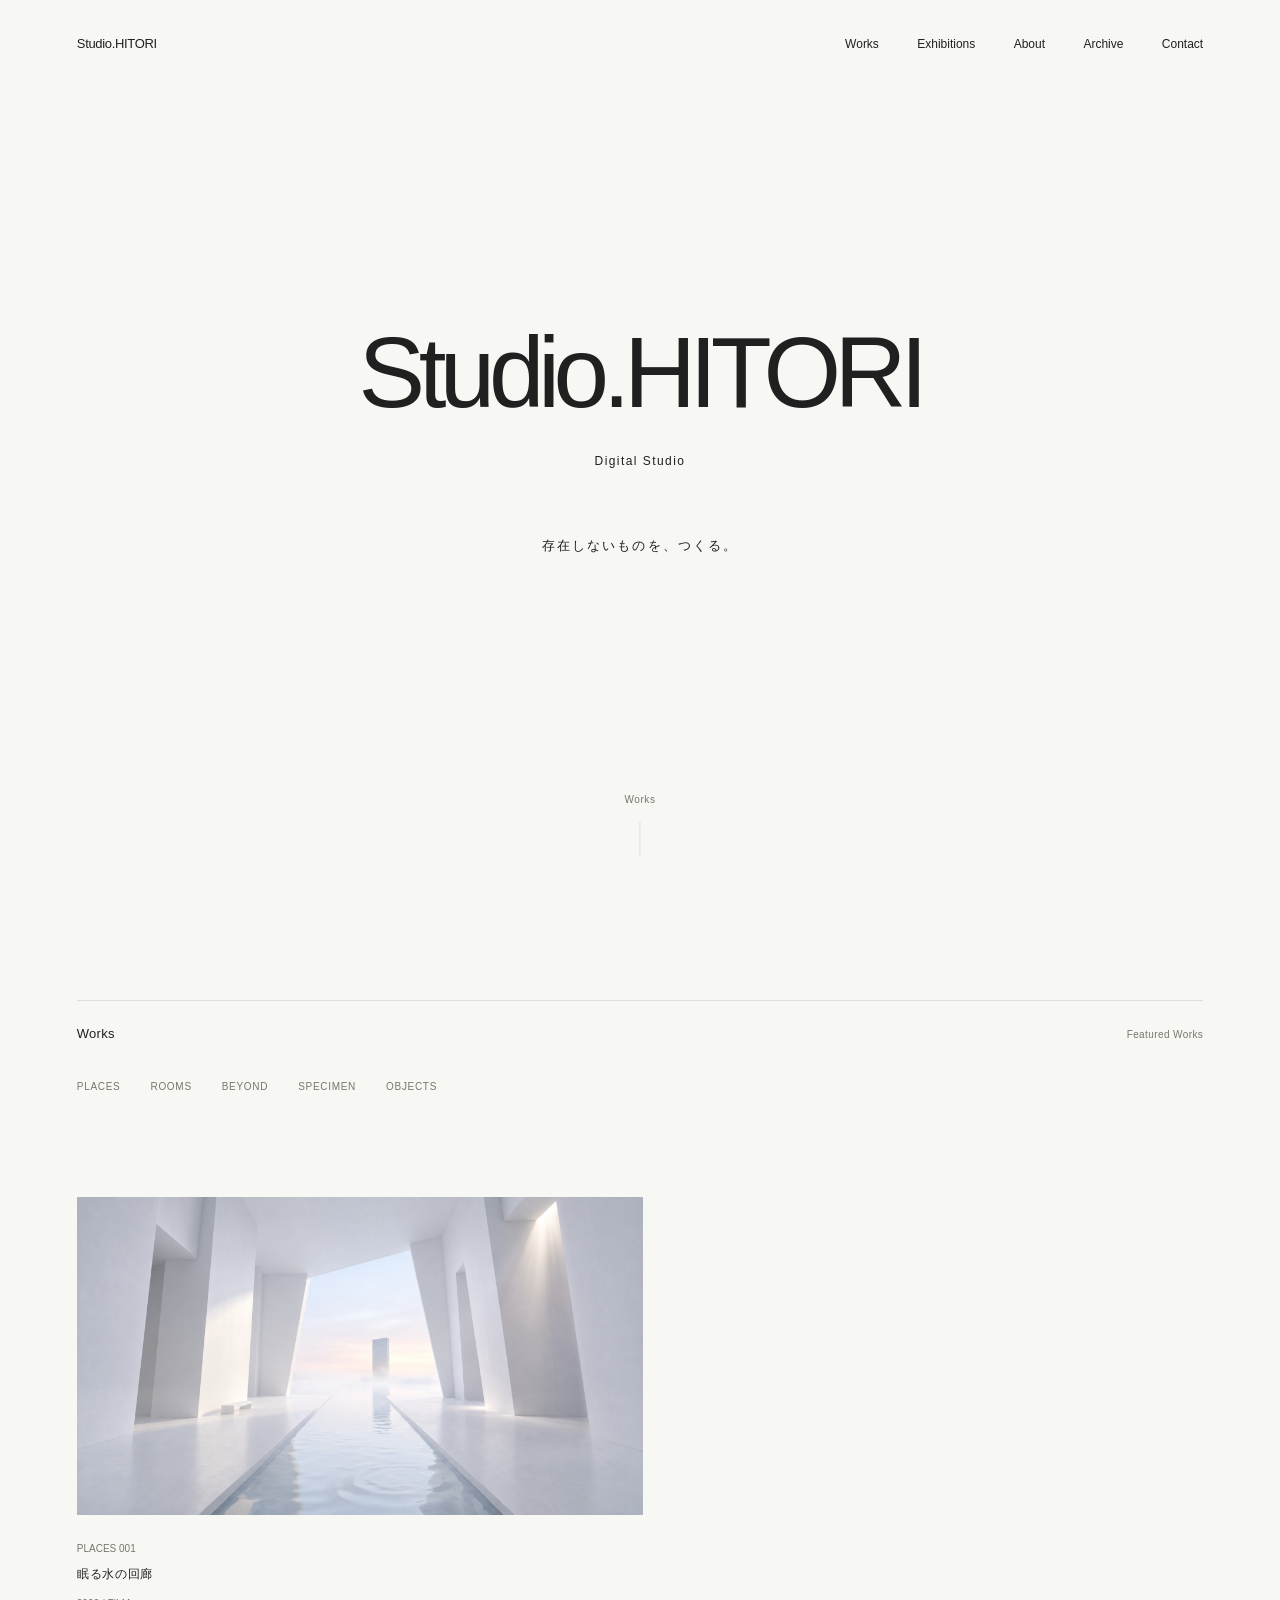
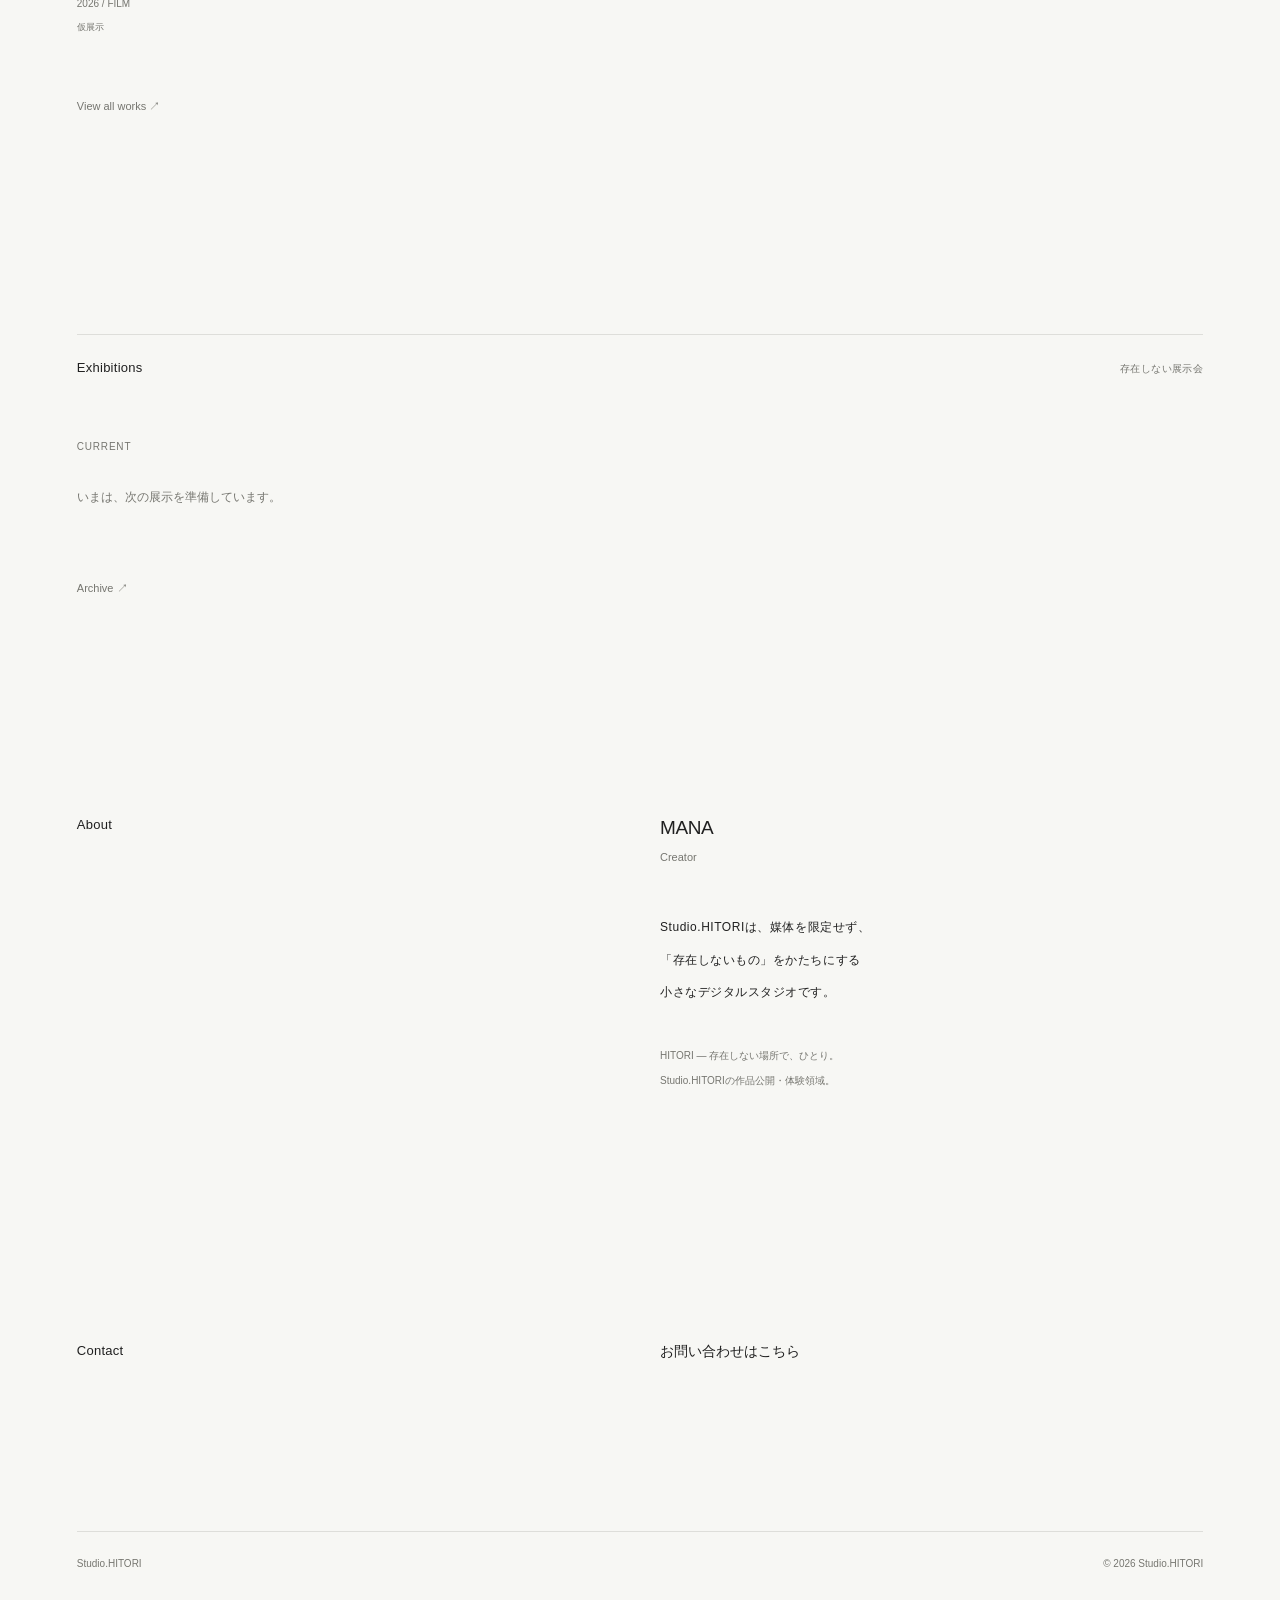
<file: index.html>
<!doctype html>
<html lang="ja">
  <head>
    <meta charset="UTF-8">
    <meta name="viewport" content="width=device-width, initial-scale=1">
    <meta name="theme-color" content="#f7f7f4">
    <meta name="description" content="Studio.HITORI — 媒体を限定せず、存在しないものをかたちにする小さなデジタルスタジオ。">
    <title>Studio.HITORI — Digital Studio</title>
    <link rel="icon" href="assets/favicon.svg" type="image/svg+xml">
    <link rel="stylesheet" href="style.css">
    <script src="works-data.js" defer></script>
    <script src="exhibitions-data.js" defer></script>
    <script src="script.js" defer></script>
  </head>
  <body>
    <a class="skip-link" href="#works">作品へ移動</a>
    <header class="site-header">
      <a class="wordmark" href="#entrance" aria-label="Studio.HITORI トップへ">Studio.HITORI</a>
      <nav aria-label="メインナビゲーション">
        <a href="#works">Works</a>
        <a href="#exhibitions">Exhibitions</a>
        <a href="#about">About</a>
        <a href="archive.html">Archive</a>
        <a href="#contact">Contact</a>
      </nav>
    </header>
    <main>
      <section class="entrance" id="entrance" aria-labelledby="entrance-title">
        <div class="entrance-content">
          <h1 id="entrance-title">Studio.HITORI</h1>
          <p class="studio-type">Digital Studio</p>
          <p class="entrance-phrase">存在しないものを、つくる。</p>
        </div>
        <a class="entrance-guide" href="#works"><span>Works</span><span class="guide-line" aria-hidden="true"></span></a>
      </section>
      <section class="works section-shell" id="works" aria-labelledby="works-title">
        <div class="section-heading"><h2 id="works-title">Works</h2><span class="section-note">Featured Works</span></div>
        <p class="visually-hidden" id="works-status" role="status" aria-live="polite"></p>
        <div class="series-index" id="series-index" role="navigation" aria-label="作品シリーズの索引"></div>
        <div class="works-gallery" id="works-gallery" data-selection="featured"></div>
        <a class="archive-link view-all-works" href="works.html">View all works ↗</a>
        <noscript><p class="fallback-note">作品の表示にはJavaScriptを有効にしてください。</p></noscript>
      </section>
      <section class="exhibitions section-shell" id="exhibitions" aria-labelledby="exhibitions-title">
        <div class="section-heading"><h2 id="exhibitions-title">Exhibitions</h2><span class="section-note">存在しない展示会</span></div>
        <div id="exhibitions-list"></div>
        <a class="archive-link" href="archive.html">Archive ↗</a>
        <noscript><p class="fallback-note">展示情報の表示にはJavaScriptを有効にしてください。</p></noscript>
      </section>
      <section class="about section-shell" id="about" aria-labelledby="about-title">
        <h2 id="about-title">About</h2>
        <div class="about-content">
          <p class="creator-name">MANA</p>
          <p class="creator-role">Creator</p>
          <p class="about-description">Studio.HITORIは、媒体を限定せず、<br>「存在しないもの」をかたちにする<br>小さなデジタルスタジオです。</p>
          <p class="about-domain">HITORI — 存在しない場所で、ひとり。<br>Studio.HITORIの作品公開・体験領域。</p>
        </div>
      </section>
      <section class="contact section-shell" id="contact" aria-labelledby="contact-title">
        <h2 id="contact-title">Contact</h2>
        <div class="contact-links">
          <!-- Contact URL：お問い合わせ先の変更は次のhrefを編集してください。 -->
          <a href="https://docs.google.com/forms/d/e/1FAIpQLSeNJFn8cPRSwvI3nxo_hOK5r4I_l6AfgiNju_32wILmopnOow/viewform?usp=publish-editor">お問い合わせはこちら</a>
          <!-- 将来のSNSリンクはこの要素内に追加します。 -->
        </div>
      </section>
    </main>
    <footer class="site-footer"><a href="#entrance">Studio.HITORI</a><span>© <span id="copyright-year">2026</span> Studio.HITORI</span></footer>
    <button class="back-to-top" id="back-to-top" type="button" aria-label="ページ上部へ戻る" disabled>
      <svg width="20" height="20" viewBox="0 0 24 24" fill="none" stroke="currentColor" stroke-width="1" aria-hidden="true" focusable="false">
        <path d="M12 19V5M6 11l6-6 6 6" />
      </svg>
    </button>
  </body>
</html>
</file>
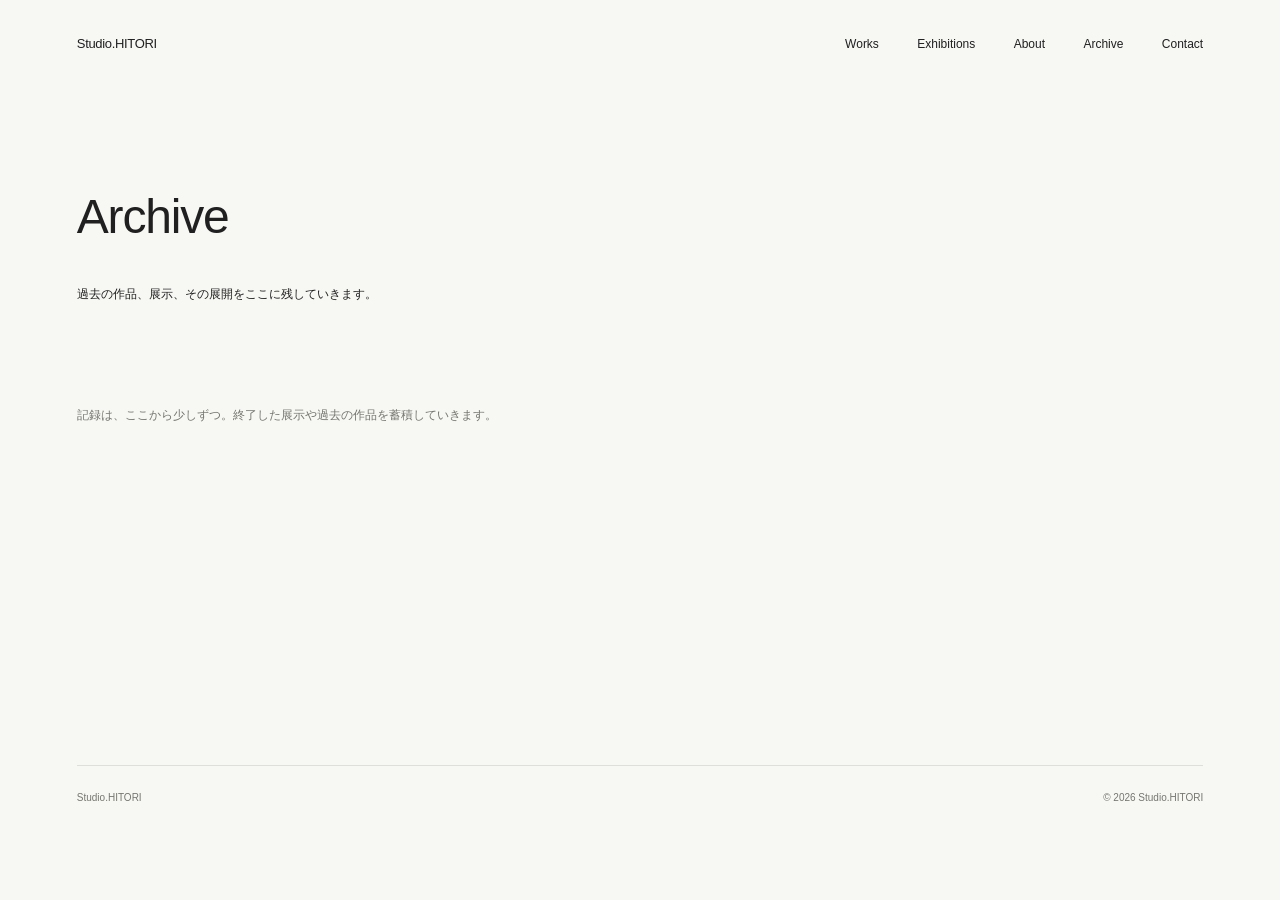
<file: archive.html>
<!doctype html>
<html lang="ja">
  <head>
    <meta charset="UTF-8">
    <meta name="viewport" content="width=device-width, initial-scale=1">
    <meta name="theme-color" content="#f7f7f4">
    <meta name="description" content="Studio.HITORI — 媒体を限定せず、存在しないものをかたちにする小さなデジタルスタジオ。">
    <title>Archive | Studio.HITORI</title>
    <link rel="icon" href="assets/favicon.svg" type="image/svg+xml">
    <link rel="stylesheet" href="style.css">
    <script src="works-data.js" defer></script>
    <script src="exhibitions-data.js" defer></script>
    <script src="script.js" defer></script>
  </head>
  <body>
    <a class="skip-link" href="#archive-title">アーカイブへ移動</a>
    <header class="site-header">
      <a class="wordmark" href="index.html#entrance" aria-label="Studio.HITORI トップへ">Studio.HITORI</a>
      <nav aria-label="メインナビゲーション">
        <a href="works.html">Works</a>
        <a href="index.html#exhibitions">Exhibitions</a>
        <a href="index.html#about">About</a>
        <a href="archive.html">Archive</a>
        <a href="index.html#contact">Contact</a>
      </nav>
    </header>
    <main class="archive-page section-shell">
      <h1 class="page-title" id="archive-title">Archive</h1>
      <p class="page-intro">過去の作品、展示、その展開をここに残していきます。</p>
      <div id="archive-list"></div>
      <noscript><p class="fallback-note">記録の表示にはJavaScriptを有効にしてください。</p></noscript>
    </main>
    <footer class="site-footer"><a href="index.html#entrance">Studio.HITORI</a><span>© <span id="copyright-year">2026</span> Studio.HITORI</span></footer>
    <button class="back-to-top" id="back-to-top" type="button" aria-label="ページ上部へ戻る" disabled>
      <svg width="20" height="20" viewBox="0 0 24 24" fill="none" stroke="currentColor" stroke-width="1" aria-hidden="true" focusable="false">
        <path d="M12 19V5M6 11l6-6 6 6" />
      </svg>
    </button>
  </body>
</html>
</file>
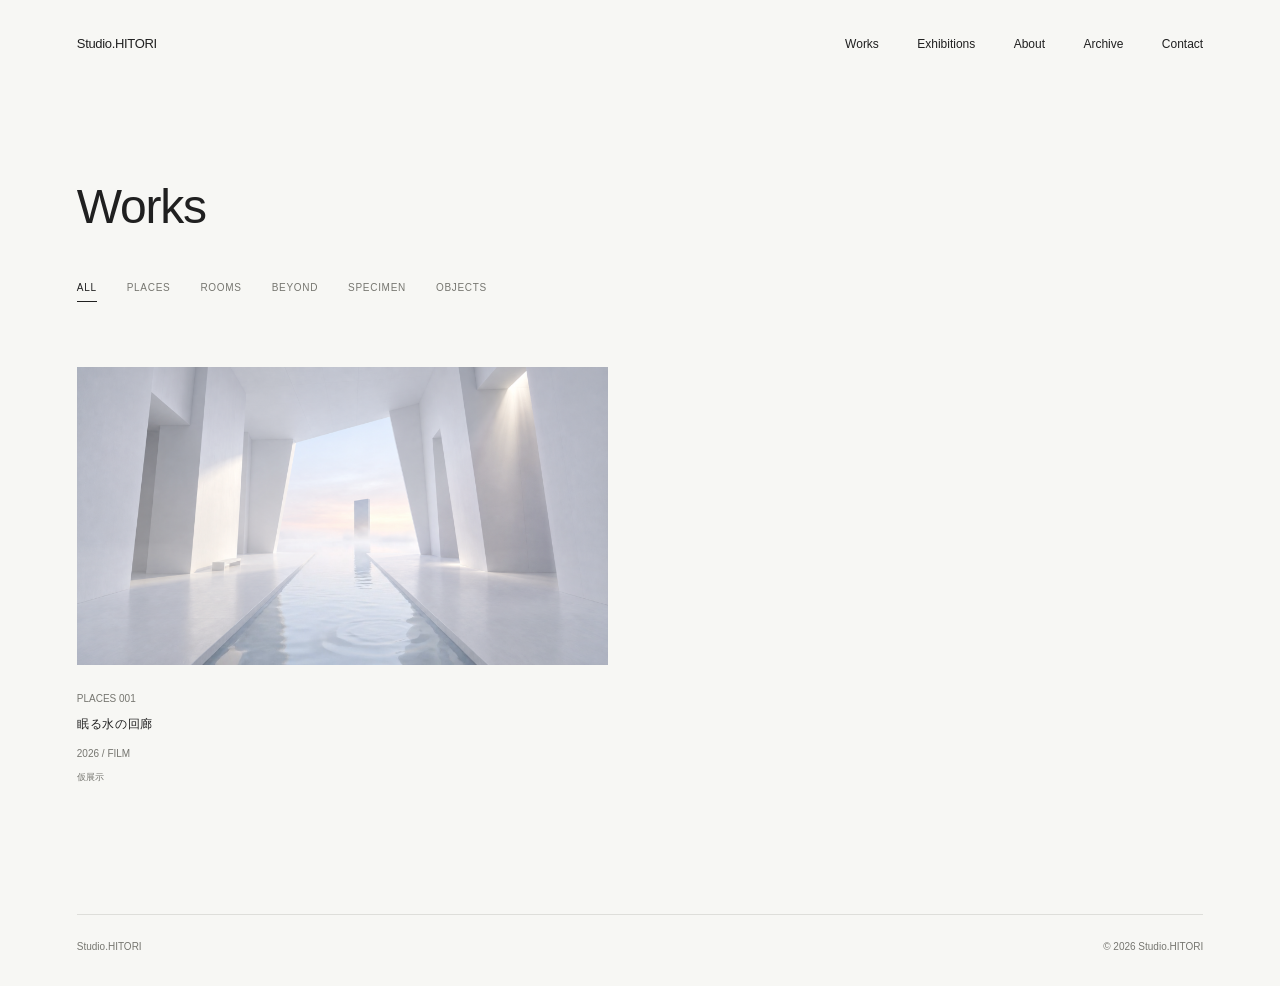
<file: works.html>
<!doctype html>
<html lang="ja">
  <head>
    <meta charset="UTF-8">
    <meta name="viewport" content="width=device-width, initial-scale=1">
    <meta name="theme-color" content="#f7f7f4">
    <meta name="description" content="Studio.HITORI — 媒体を限定せず、存在しないものをかたちにする小さなデジタルスタジオ。">
    <title>Works | Studio.HITORI</title>
    <link rel="icon" href="assets/favicon.svg" type="image/svg+xml">
    <link rel="stylesheet" href="style.css">
    <script src="works-data.js" defer></script>
    <script src="exhibitions-data.js" defer></script>
    <script src="script.js" defer></script>
  </head>
  <body>
    <a class="skip-link" href="#works-title">作品へ移動</a>
    <header class="site-header">
      <a class="wordmark" href="index.html#entrance" aria-label="Studio.HITORI トップへ">Studio.HITORI</a>
      <nav aria-label="メインナビゲーション">
        <a href="works.html" aria-current="page">Works</a>
        <a href="index.html#exhibitions">Exhibitions</a>
        <a href="index.html#about">About</a>
        <a href="archive.html">Archive</a>
        <a href="index.html#contact">Contact</a>
      </nav>
    </header>
    <main class="works-index section-shell">
      <h1 class="page-title" id="works-title">Works</h1>
      <div class="works-filters" id="works-filters" role="group" aria-label="作品シリーズで絞り込む"></div>
      <p class="visually-hidden" id="works-status" role="status" aria-live="polite"></p>
      <div class="works-gallery works-gallery--archive" id="works-gallery"></div>
      <noscript><p class="fallback-note">作品の表示にはJavaScriptを有効にしてください。</p></noscript>
    </main>
    <footer class="site-footer"><a href="index.html#entrance">Studio.HITORI</a><span>© <span id="copyright-year">2026</span> Studio.HITORI</span></footer>
    <button class="back-to-top" id="back-to-top" type="button" aria-label="ページ上部へ戻る" disabled>
      <svg width="20" height="20" viewBox="0 0 24 24" fill="none" stroke="currentColor" stroke-width="1" aria-hidden="true" focusable="false">
        <path d="M12 19V5M6 11l6-6 6 6" />
      </svg>
    </button>
  </body>
</html>
</file>
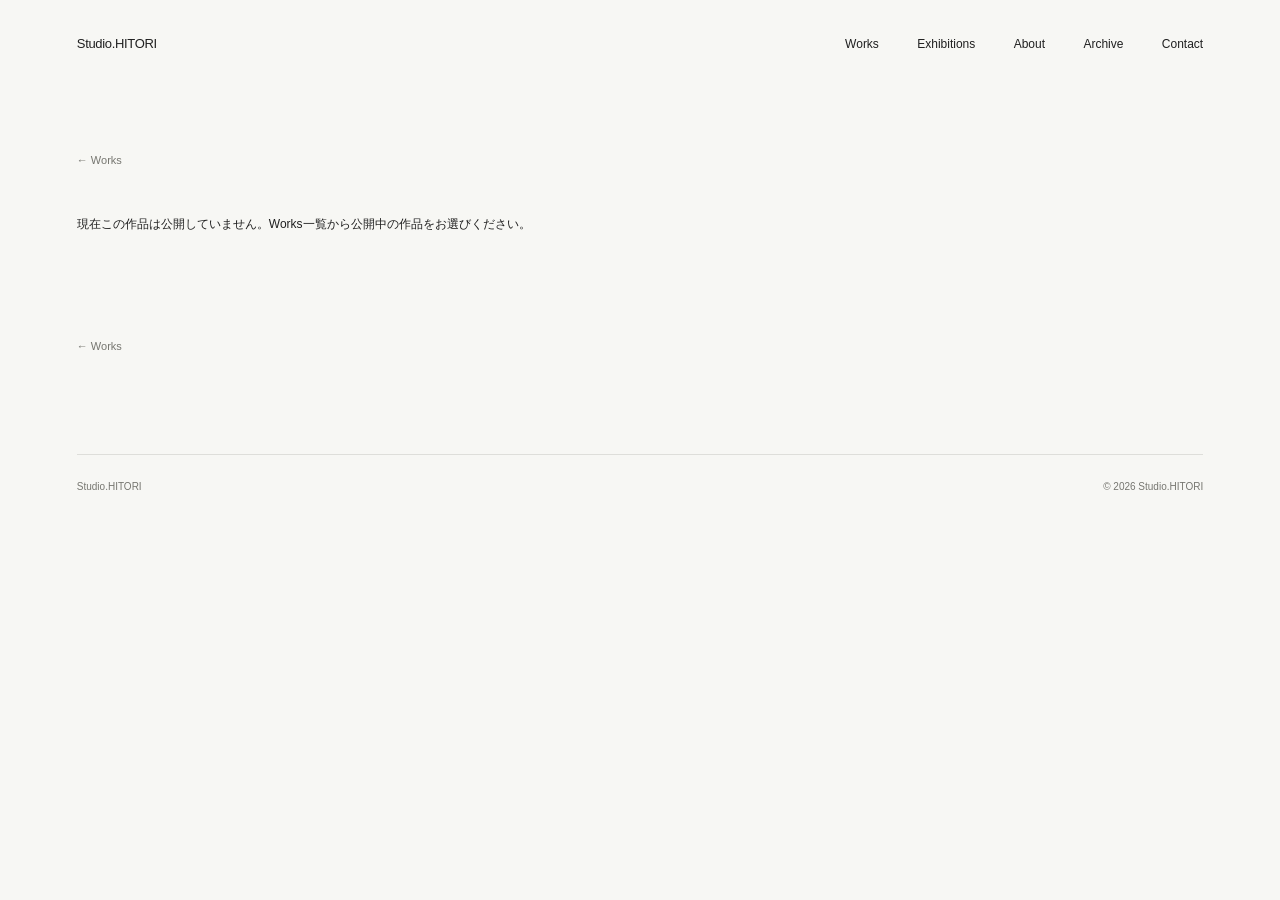
<file: works/beyond-01.html>
<!doctype html>
<html lang="ja">
  <head>
    <meta charset="UTF-8">
    <meta name="viewport" content="width=device-width, initial-scale=1">
    <meta name="theme-color" content="#f7f7f4">
    <meta name="description" content="Studio.HITORIの作品と、作品に紐づく映像・体験。">
    <title>Work | Studio.HITORI</title>
    <link rel="icon" href="../assets/favicon.svg" type="image/svg+xml">
    <link rel="stylesheet" href="../style.css">
    <script src="../works-data.js" defer></script>
    <script src="../script.js" defer></script>
  </head>
  <body data-work="beyond-01">
    <a class="skip-link" href="#work-detail">作品へ移動</a>
    <header class="site-header">
      <a class="wordmark" href="../index.html#entrance" aria-label="Studio.HITORI トップへ">Studio.HITORI</a>
      <nav aria-label="メインナビゲーション">
        <a href="../works.html">Works</a>
        <a href="../index.html#exhibitions">Exhibitions</a>
        <a href="../index.html#about">About</a>
        <a href="../archive.html">Archive</a>
        <a href="../index.html#contact">Contact</a>
      </nav>
    </header>
    <main class="work-page section-shell">
      <a class="archive-link" href="../works.html">← Works</a>
      <article id="work-detail" aria-label="作品詳細"></article>
      <noscript><p class="fallback-note">作品の表示にはJavaScriptを有効にしてください。</p></noscript>
      <a class="archive-link" href="../works.html">← Works</a>
    </main>
    <footer class="site-footer"><a href="../index.html#entrance">Studio.HITORI</a><span>© <span id="copyright-year">2026</span> Studio.HITORI</span></footer>
    <button class="back-to-top" id="back-to-top" type="button" aria-label="ページ上部へ戻る" disabled>
      <svg width="20" height="20" viewBox="0 0 24 24" fill="none" stroke="currentColor" stroke-width="1" aria-hidden="true" focusable="false"><path d="M12 19V5M6 11l6-6 6 6" /></svg>
    </button>
  </body>
</html>
</file>
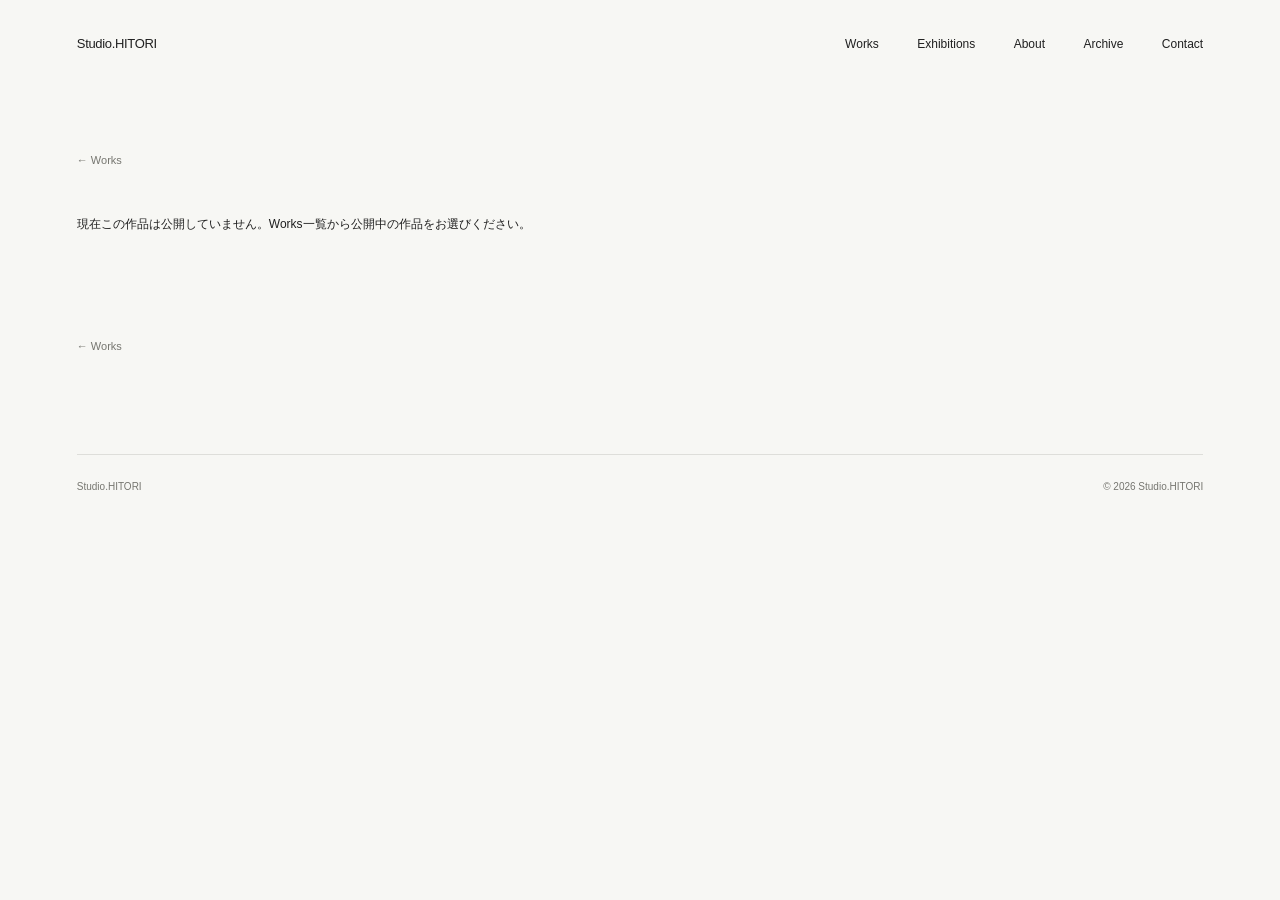
<file: works/detail.html>
<!doctype html>
<html lang="ja">
  <head>
    <meta charset="UTF-8">
    <meta name="viewport" content="width=device-width, initial-scale=1">
    <meta name="theme-color" content="#f7f7f4">
    <meta name="description" content="Studio.HITORIの作品と、作品に紐づく映像・体験。">
    <title>Work | Studio.HITORI</title>
    <link rel="icon" href="../assets/favicon.svg" type="image/svg+xml">
    <link rel="stylesheet" href="../style.css">
    <script src="../works-data.js" defer></script>
    <script src="../script.js" defer></script>
  </head>
  <body>
    <a class="skip-link" href="#work-detail">作品へ移動</a>
    <header class="site-header">
      <a class="wordmark" href="../index.html#entrance" aria-label="Studio.HITORI トップへ">Studio.HITORI</a>
      <nav aria-label="メインナビゲーション">
        <a href="../works.html">Works</a>
        <a href="../index.html#exhibitions">Exhibitions</a>
        <a href="../index.html#about">About</a>
        <a href="../archive.html">Archive</a>
        <a href="../index.html#contact">Contact</a>
      </nav>
    </header>
    <main class="work-page section-shell">
      <a class="archive-link" href="../works.html">← Works</a>
      <article id="work-detail" aria-label="作品詳細"></article>
      <noscript><p class="fallback-note">作品の表示にはJavaScriptを有効にしてください。</p></noscript>
      <a class="archive-link" href="../works.html">← Works</a>
    </main>
    <footer class="site-footer"><a href="../index.html#entrance">Studio.HITORI</a><span>© <span id="copyright-year">2026</span> Studio.HITORI</span></footer>
    <button class="back-to-top" id="back-to-top" type="button" aria-label="ページ上部へ戻る" disabled>
      <svg width="20" height="20" viewBox="0 0 24 24" fill="none" stroke="currentColor" stroke-width="1" aria-hidden="true" focusable="false"><path d="M12 19V5M6 11l6-6 6 6" /></svg>
    </button>
  </body>
</html>
</file>
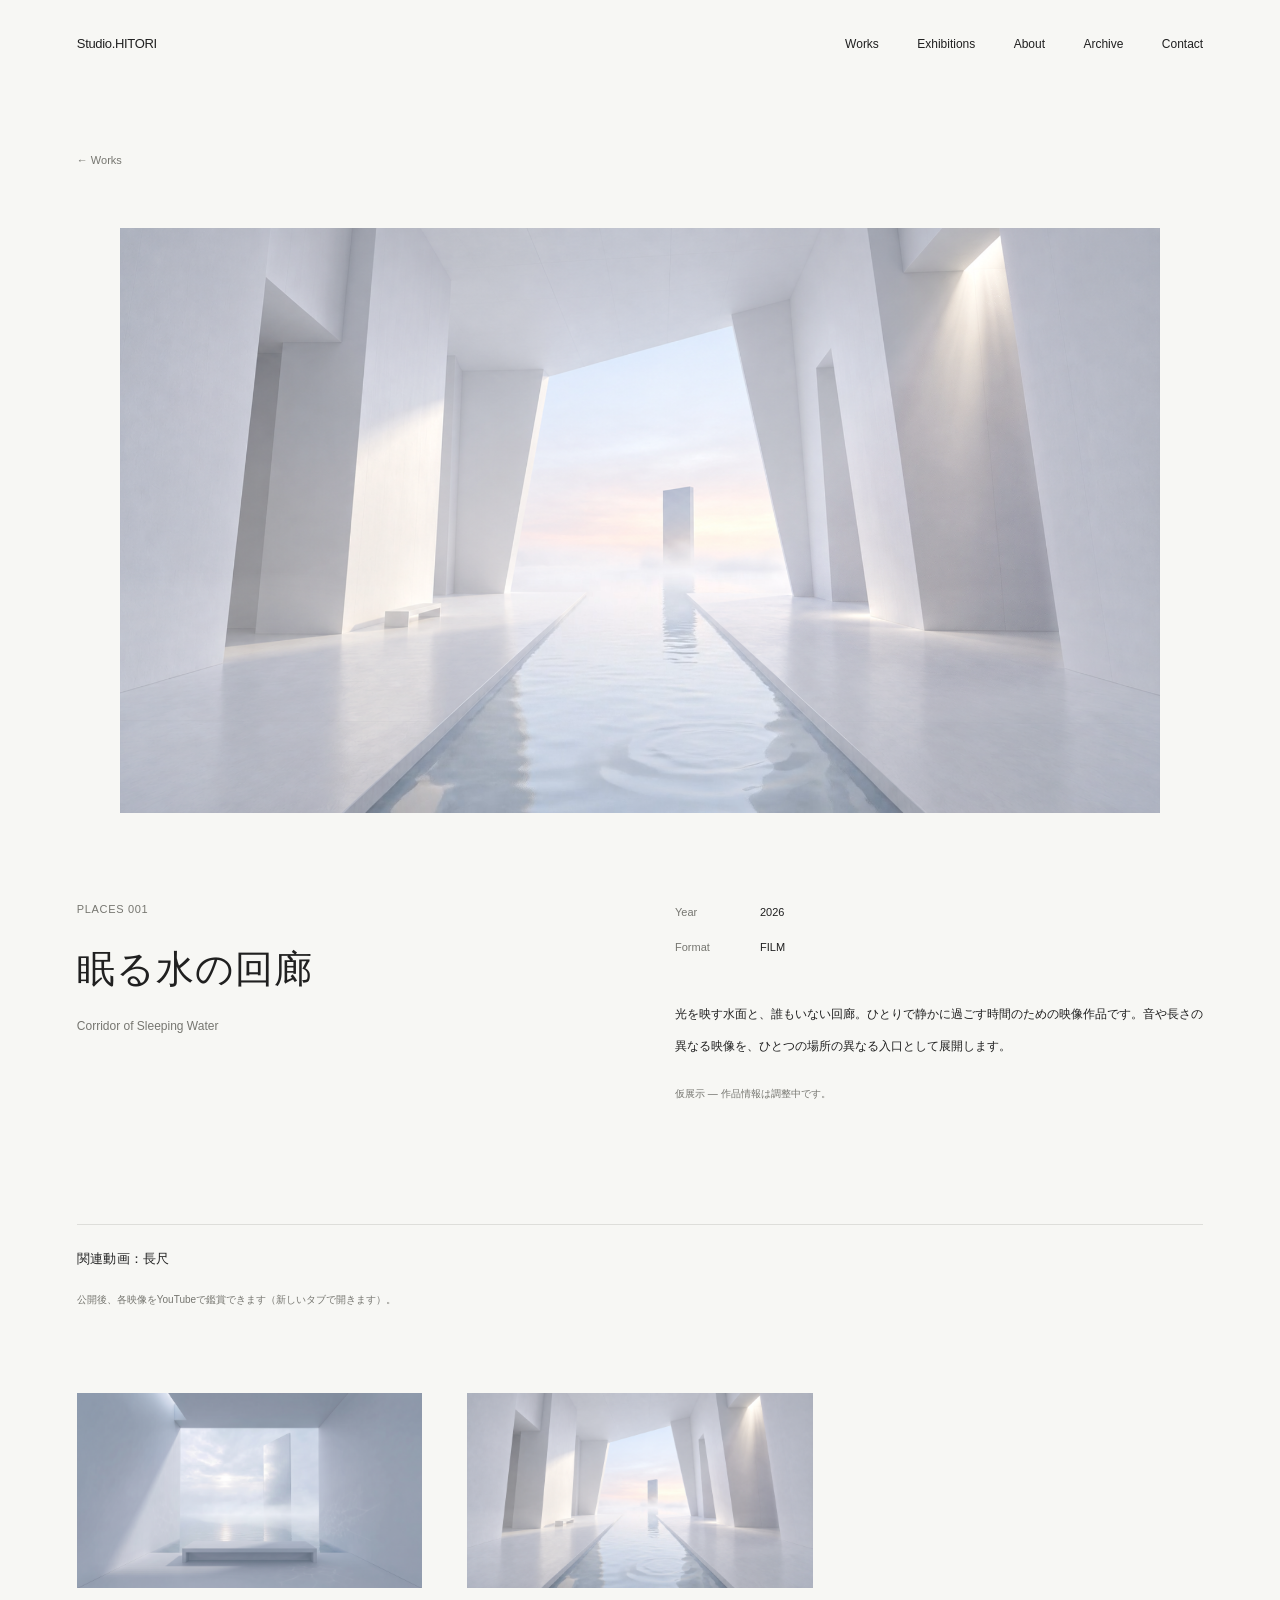
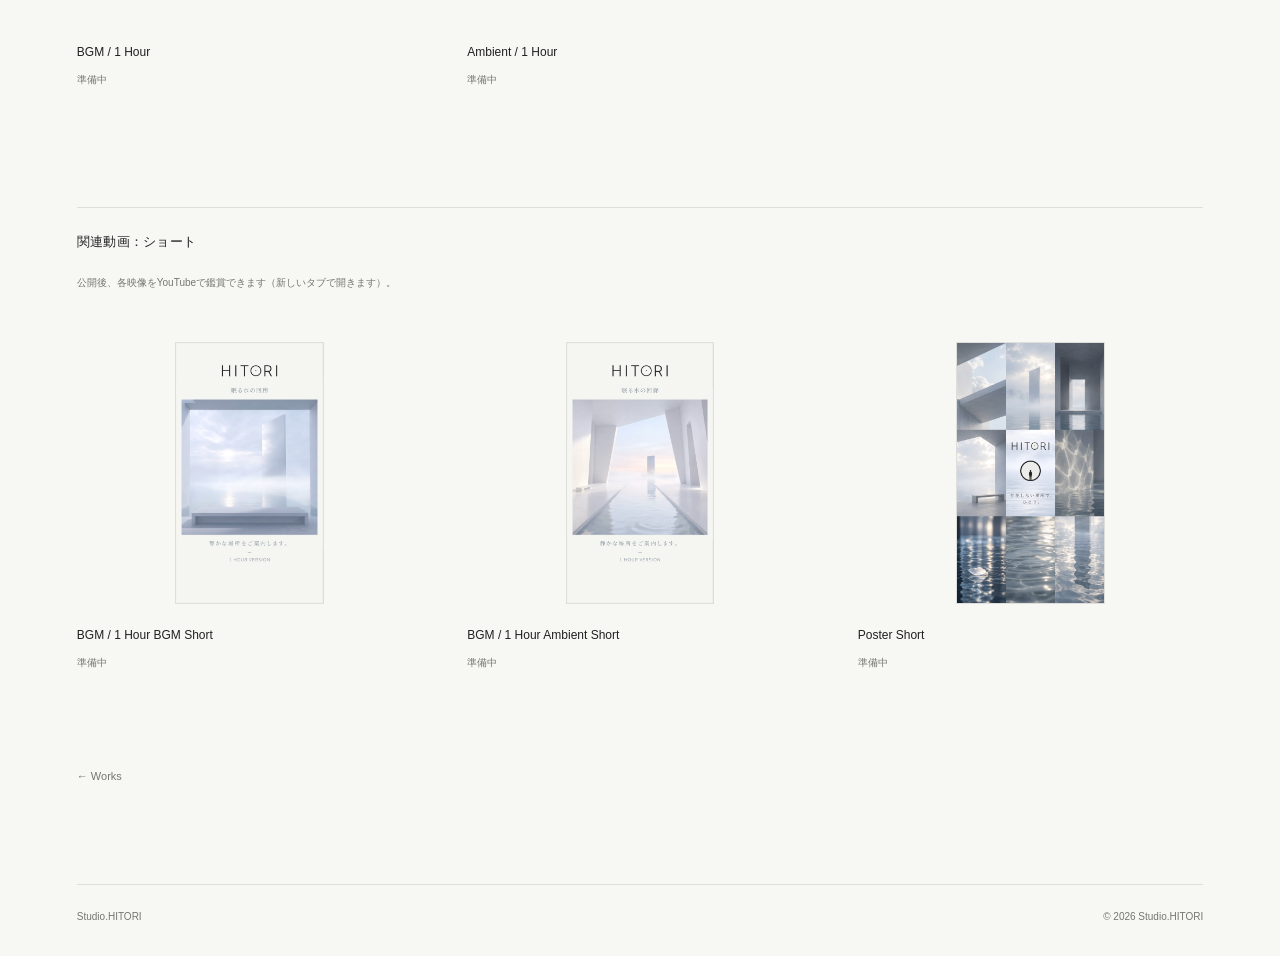
<file: works/hitori-001.html>
<!doctype html>
<html lang="ja">
  <head>
    <meta charset="UTF-8">
    <meta name="viewport" content="width=device-width, initial-scale=1">
    <meta name="theme-color" content="#f7f7f4">
    <meta name="description" content="Studio.HITORIの作品と、作品に紐づく映像・体験。">
    <title>PLACES 001 — 眠る水の回廊 | Studio.HITORI</title>
    <link rel="icon" href="../assets/favicon.svg" type="image/svg+xml">
    <link rel="stylesheet" href="../style.css">
    <script src="../works-data.js" defer></script>
    <script src="../script.js" defer></script>
  </head>
  <body data-work="hitori-001">
    <a class="skip-link" href="#work-detail">作品へ移動</a>
    <header class="site-header">
      <a class="wordmark" href="../index.html#entrance" aria-label="Studio.HITORI トップへ">Studio.HITORI</a>
      <nav aria-label="メインナビゲーション">
        <a href="../works.html">Works</a>
        <a href="../index.html#exhibitions">Exhibitions</a>
        <a href="../index.html#about">About</a>
        <a href="../archive.html">Archive</a>
        <a href="../index.html#contact">Contact</a>
      </nav>
    </header>
    <main class="work-page section-shell">
      <a class="archive-link" href="../works.html">← Works</a>
      <article id="work-detail" aria-label="作品詳細"></article>
      <noscript><p class="fallback-note">作品の表示にはJavaScriptを有効にしてください。</p></noscript>
      <a class="archive-link" href="../works.html">← Works</a>
    </main>
    <footer class="site-footer"><a href="../index.html#entrance">Studio.HITORI</a><span>© <span id="copyright-year">2026</span> Studio.HITORI</span></footer>
    <button class="back-to-top" id="back-to-top" type="button" aria-label="ページ上部へ戻る" disabled>
      <svg width="20" height="20" viewBox="0 0 24 24" fill="none" stroke="currentColor" stroke-width="1" aria-hidden="true" focusable="false"><path d="M12 19V5M6 11l6-6 6 6" /></svg>
    </button>
  </body>
</html>
</file>
<file: style.css>
:root {
  color-scheme: light;
  --paper: #f7f7f4;
  --ink: #202020;
  --muted: #767670;
  --line: #dededa;
  --gutter: clamp(24px, 6vw, 100px);
  --content-width: 1280px;
}
* { box-sizing: border-box; }
html { scroll-behavior: smooth; scroll-padding-top: 100px; }
body { margin: 0; background: var(--paper); color: var(--ink); font-family: Inter, "Helvetica Neue", Helvetica, Arial, "Hiragino Kaku Gothic ProN", "Yu Gothic", sans-serif; font-weight: 400; -webkit-font-smoothing: antialiased; }
a { color: inherit; text-decoration: none; transition: opacity 240ms ease; }
a:hover { opacity: .55; }
a:focus-visible { outline: 1px solid var(--ink); outline-offset: 7px; }
p, h1, h2, figure { margin: 0; }
h1, h2 { font-weight: 400; }
::selection { background: #e3e3dc; }
.skip-link { position: fixed; left: 24px; top: -80px; background: var(--paper); padding: 12px; z-index: 3; }
.skip-link:focus { top: 20px; }
.site-header { position: absolute; top: 0; left: 0; width: 100%; padding: 36px var(--gutter); display: flex; align-items: center; justify-content: space-between; gap: 24px; z-index: 1; }
.wordmark { font-size: 13px; letter-spacing: -.025em; }
nav { display: flex; gap: clamp(24px, 3vw, 48px); font-size: 12px; }
.entrance { min-height: 780px; min-height: 100svh; position: relative; display: grid; place-items: center; padding: 160px var(--gutter); }
.entrance-content { text-align: center; padding-bottom: 24px; }
h1 { font-size: clamp(46px, 7.8vw, 112px); letter-spacing: -.065em; line-height: 1.12; }
.studio-type { margin-top: 25px; font-size: 12px; letter-spacing: .12em; }
.entrance-phrase { margin-top: 65px; font-size: 13px; letter-spacing: .16em; line-height: 2; }
.entrance-guide { position: absolute; bottom: 44px; left: 50%; transform: translateX(-50%); display: flex; align-items: center; flex-direction: column; gap: 17px; font-size: 10px; letter-spacing: .06em; color: var(--muted); }
.guide-line { height: 34px; width: 1px; background: var(--line); }
.section-shell { max-width: calc(var(--content-width) + 2 * var(--gutter)); padding-inline: var(--gutter); margin-inline: auto; }
h2 { font-size: 13px; letter-spacing: .02em; }
.works { padding-top: 100px; padding-bottom: 170px; }
.section-heading { display: flex; justify-content: space-between; align-items: baseline; gap: 24px; padding-top: 25px; border-top: 1px solid var(--line); }
.section-note { color: var(--muted); font-size: 10px; letter-spacing: .04em; }
.works-gallery { display: grid; grid-template-columns: minmax(0, 1.35fr) minmax(0, 1fr); align-items: start; gap: 170px clamp(60px, 11vw, 170px); padding-top: 105px; }
.work { min-width: 0; }
.work--portrait { width: 72%; justify-self: end; margin-top: 180px; }
.work:nth-child(3n) { width: 86%; }
.work-image { display: block; width: 100%; height: auto; background: #eeeee9; }
.work-caption { margin-top: 25px; display: grid; grid-template-columns: 1fr; gap: 10px; }
.work-number { color: var(--muted); font-size: 10px; padding-top: 3px; font-variant-numeric: tabular-nums; }
.work-title { font-size: 12px; font-weight: 400; line-height: 1.8; letter-spacing: .06em; margin: 0; }
.work-details { margin-top: 9px; font-size: 10px; line-height: 1.8; color: var(--muted); display: flex; justify-content: flex-start; gap: 0; flex-wrap: wrap; }
.placeholder-label { display: block; margin-top: 8px; font-size: 9px; color: var(--muted); }
.about { display: grid; grid-template-columns: 1fr 1fr; padding-top: 100px; padding-bottom: 180px; border-top: 1px solid transparent; }
.about-content { padding-left: 20px; }
.creator-name { font-size: 19px; letter-spacing: -.02em; }
.creator-role { font-size: 11px; margin-top: 12px; color: var(--muted); }
.about-description { font-size: 12px; line-height: 2.7; letter-spacing: .045em; margin-top: 48px; }
.about-domain { font-size: 10px; line-height: 2.5; color: var(--muted); margin-top: 35px; }
.mobile-break { display: none; }
.contact { display: grid; grid-template-columns: 1fr 1fr; padding-top: 70px; padding-bottom: 170px; }
.contact-links { padding-left: 20px; display: flex; flex-direction: column; gap: 20px; font-size: 14px; }
.site-footer { margin-inline: var(--gutter); padding-block: 26px 34px; border-top: 1px solid var(--line); display: flex; justify-content: space-between; gap: 24px; font-size: 10px; color: var(--muted); }
.reveal-ready { opacity: 0; transform: translateY(8px); transition: opacity 850ms ease, transform 850ms ease; }
.reveal-ready.is-visible { opacity: 1; transform: translateY(0); }
.fallback-note { margin-top: 60px; font-size: 12px; color: var(--muted); }
.visually-hidden { position: absolute; width: 1px; height: 1px; padding: 0; margin: -1px; overflow: hidden; clip-path: inset(50%); white-space: nowrap; border: 0; }
.works-filters { display: flex; flex-wrap: wrap; gap: 12px 30px; margin-top: 40px; }
.series-index { display: flex; flex-wrap: wrap; gap: 16px 30px; margin-top: 40px; font-size: 10px; letter-spacing: .07em; color: var(--muted); }
.works-filters button { border: 0; border-bottom: 1px solid transparent; padding: 8px 0; background: transparent; color: var(--muted); font: inherit; font-size: 10px; letter-spacing: .07em; cursor: pointer; }
.works-filters button[aria-pressed="true"] { color: var(--ink); border-bottom-color: var(--ink); }
.works-filters button:hover { color: var(--ink); }
.works-filters button:focus-visible { outline: 1px solid var(--ink); outline-offset: 5px; }
.work-details span + span::before { content: ' / '; white-space: pre; }
.work-page { padding-top: 150px; padding-bottom: 100px; }
.archive-link { display: inline-block; font-size: 11px; color: var(--muted); }
.detail-visual { max-width: 1040px; margin: 60px auto 90px; }
.detail-visual--portrait { max-width: 400px; }
.detail-information { display: grid; grid-template-columns: 1fr 1fr; gap: 70px; }
.detail-code { color: var(--muted); font-size: 11px; letter-spacing: .06em; }
.detail-title { margin-top: 22px; font-size: clamp(22px, 3vw, 38px); letter-spacing: .025em; line-height: 1.7; overflow-wrap: anywhere; }
.detail-title-en { font-size: 12px; color: var(--muted); margin-top: 14px; line-height: 1.8; }
.detail-metadata { display: grid; grid-template-columns: 65px 1fr; gap: 15px 20px; font-size: 11px; line-height: 1.8; margin: 0; }
.detail-metadata dt { color: var(--muted); }
.detail-metadata dd { margin: 0; }
.detail-description { font-size: 12px; line-height: 2.7; margin-top: 40px; white-space: pre-line; }
.detail-placeholder, .related-note { font-size: 10px; color: var(--muted); line-height: 2; margin-top: 22px; }
.detail-related { margin-top: 120px; padding-top: 25px; border-top: 1px solid var(--line); }
.video-gallery { display: grid; grid-template-columns: repeat(3, minmax(0, 1fr)); gap: 65px 45px; margin-top: 50px; }
.video-item { min-width: 0; }
.video-visual { height: 260px; display: flex; align-items: center; justify-content: center; }
.video-thumbnail { display: block; width: auto; height: auto; max-width: 100%; max-height: 100%; }
.video-thumbnail--portrait { outline: 1px solid var(--line); }
.related-title { font-weight: 400; font-size: 12px; line-height: 1.8; margin: 22px 0 0; }
.related-state { font-size: 10px; color: var(--muted); margin-top: 9px; }
.experience-list { display: grid; grid-template-columns: repeat(2, minmax(0, 1fr)); gap: 40px 70px; margin-top: 35px; }
.work-page > .archive-link:last-child { margin-top: 100px; }
.empty-state { font-size: 12px; color: var(--muted); line-height: 2.6; }
.works-gallery > .empty-state { grid-column: 1 / -1; padding-bottom: 50px; }
.view-all-works { margin-top: 65px; }
.works-index { padding-top: 180px; padding-bottom: 130px; min-height: 85svh; }
.works-gallery--archive { grid-template-columns: repeat(2, minmax(0, 1fr)); gap: 75px 65px; padding-top: 65px; }
.works-gallery--archive .work { width: 100%; margin-top: 0; justify-self: stretch; }
.works-gallery--archive .work-image { width: auto; height: auto; max-width: 100%; max-height: 350px; margin-inline: auto; }
.exhibitions { padding-top: 50px; padding-bottom: 120px; }
.exhibition-group { margin-block: 65px; }
.collection-label { font-size: 10px; font-weight: 400; letter-spacing: .08em; margin-bottom: 30px; color: var(--muted); }
.archive-page { padding-top: 190px; padding-bottom: 170px; min-height: 85svh; }
.page-title { font-size: clamp(30px, 4vw, 48px); letter-spacing: -.025em; }
.page-intro { font-size: 12px; line-height: 2.6; margin-top: 35px; }
#archive-list { margin-top: 90px; }
.archive-year { margin-top: 70px; }
.archive-record { display: grid; grid-template-columns: 65px 1fr auto; gap: 20px; border-top: 1px solid var(--line); padding-block: 25px; font-size: 12px; line-height: 2; }
.archive-year h2 { margin-bottom: 30px; }
.record-year, .record-context { font-size: 10px; color: var(--muted); }
.record-description { grid-column: 2 / -1; font-size: 11px; color: var(--muted); }
.back-to-top {
  position: fixed;
  right: max(24px, env(safe-area-inset-right));
  bottom: max(24px, env(safe-area-inset-bottom));
  z-index: 2;
  display: grid;
  place-items: center;
  width: 44px;
  height: 44px;
  padding: 0;
  border: 1px solid var(--line);
  border-radius: 0;
  background: rgb(247 247 244 / 88%);
  color: var(--muted);
  cursor: pointer;
  opacity: 0;
  visibility: hidden;
  pointer-events: none;
  transition: opacity 400ms ease, visibility 400ms, color 240ms ease;
}
.back-to-top.is-visible { opacity: 1; visibility: visible; pointer-events: auto; }
.back-to-top:hover { color: var(--ink); }
.back-to-top:focus-visible { outline: 1px solid var(--ink); outline-offset: 4px; }
@media (min-width: 1600px) { .entrance { max-height: 1100px; } }
@media (max-width: 760px) {
  .site-header { padding-top: 28px; flex-direction: column; align-items: flex-start; gap: 20px; }
  .wordmark { font-size: 11px; }
  nav { gap: 12px 20px; font-size: 11px; flex-wrap: wrap; }
  .entrance { min-height: 700px; min-height: 100svh; }
  .entrance-content { padding-bottom: 40px; }
  h1 { font-size: clamp(42px, 9.5vw, 70px); }
  .studio-type { font-size: 11px; margin-top: 22px; }
  .entrance-phrase { margin-top: 50px; font-size: 11px; }
  .entrance-guide { bottom: 30px; }
  .works { padding-top: 65px; padding-bottom: 100px; }
  .section-note { font-size: 9px; }
  .works-gallery { grid-template-columns: 1fr; gap: 100px; padding-top: 65px; }
  .work--portrait { width: 62%; justify-self: center; margin-top: 0; }
  .work:nth-child(3n) { width: 90%; justify-self: center; }
  .work-caption { margin-top: 20px; gap: 8px; }
  .about, .contact { grid-template-columns: 1fr; gap: 45px; }
  .about { padding-top: 65px; padding-bottom: 90px; }
  .about-content, .contact-links { padding-left: 0; }
  .about-description { margin-top: 35px; font-size: 11px; }
  .mobile-break { display: inline; }
  .contact { padding-top: 50px; padding-bottom: 100px; }
  .contact-links { font-size: 13px; }
  .site-footer { font-size: 9px; padding-bottom: 28px; }
  .works-filters { gap: 28px; margin-top: 30px; }
  .work-page { padding-top: 120px; padding-bottom: 65px; }
  .detail-visual { margin-top: 45px; margin-bottom: 60px; }
  .detail-visual--portrait { max-width: 72%; }
  .detail-information { grid-template-columns: 1fr; gap: 45px; }
  .detail-related { margin-top: 80px; }
  .video-gallery { grid-template-columns: repeat(2, minmax(0, 1fr)); gap: 45px 24px; margin-top: 35px; }
  .video-visual { height: 210px; }
  .experience-list { column-gap: 24px; }
  .exhibitions { padding-top: 30px; padding-bottom: 70px; }
  .archive-page { padding-top: 155px; padding-bottom: 100px; }
  .archive-record { grid-template-columns: 45px 1fr; gap: 10px 20px; }
  .record-context, .record-description { grid-column: 2; }
  .works-index { padding-top: 150px; padding-bottom: 90px; }
  .works-gallery--archive { grid-template-columns: 1fr; gap: 60px; padding-top: 45px; }
  .works-gallery--archive .work-image { max-height: 420px; }
}
@media (max-width: 420px) { .video-gallery { grid-template-columns: 1fr; gap: 55px; } .video-visual { height: 280px; } }
@media (prefers-reduced-motion: reduce) {
  html { scroll-behavior: auto; }
  a, .reveal-ready, .back-to-top { transition: none; }
  .reveal-ready { opacity: 1; transform: none; }
}
</file>
